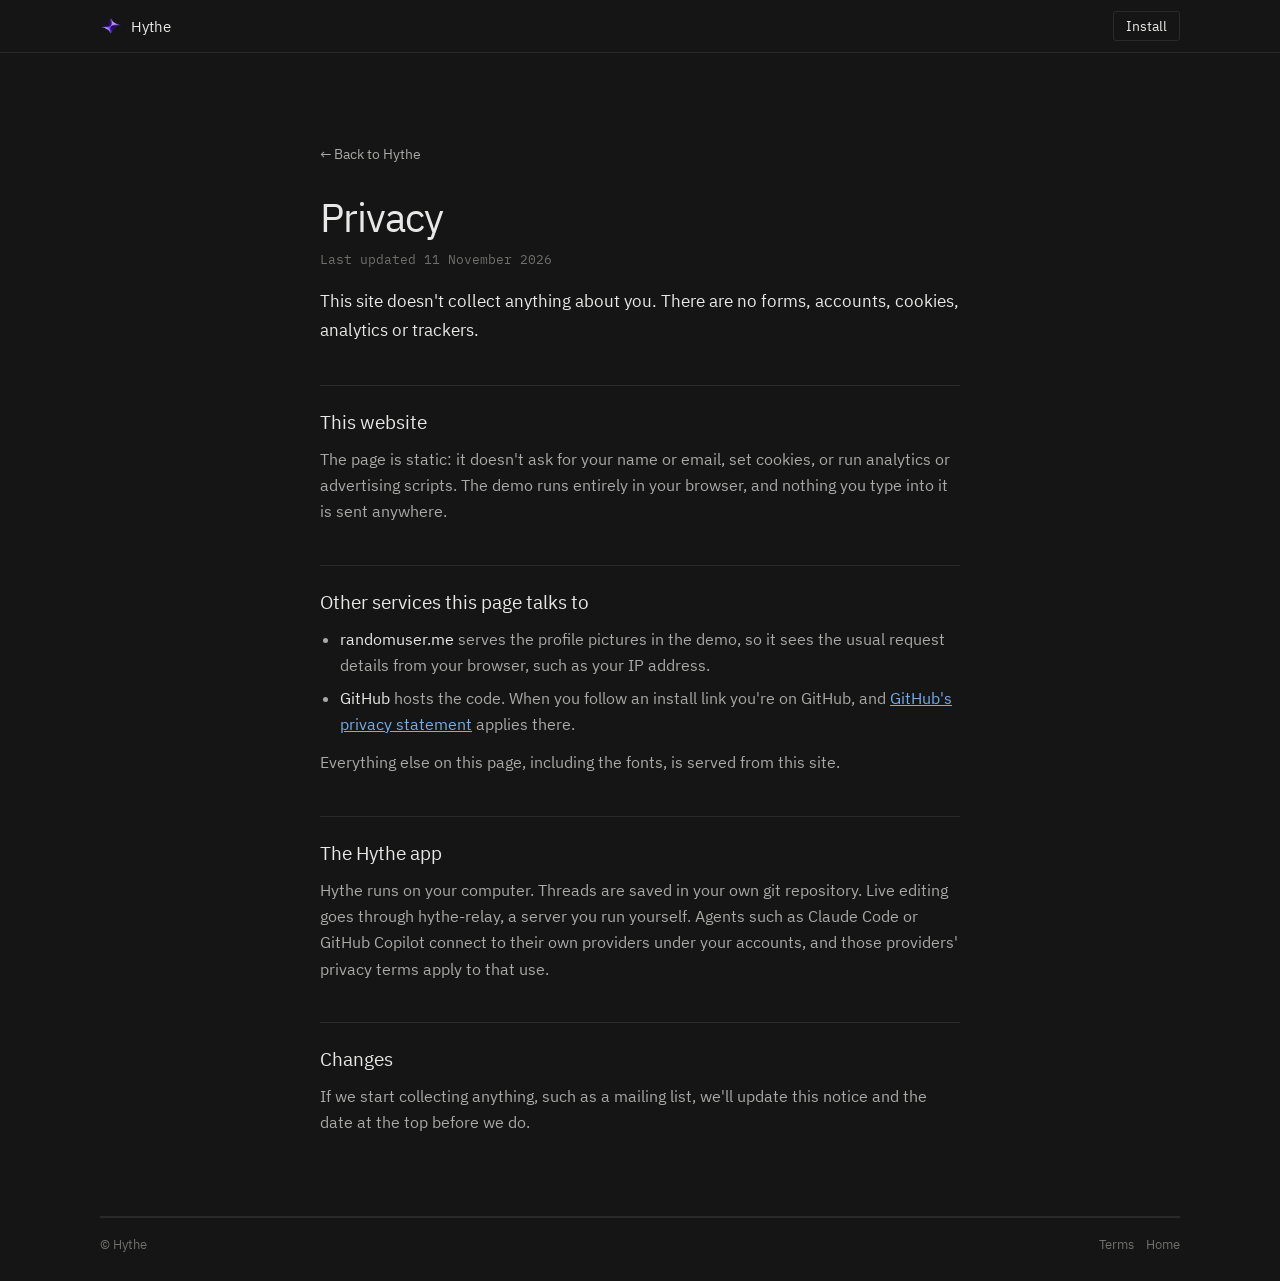
<file: waitlist/privacy.html>
<!doctype html>
<!-- DRAFT: plain-language privacy notice. Have it reviewed before launch. -->
<html lang="en">
<head>
<meta charset="utf-8">
<meta name="viewport" content="width=device-width, initial-scale=1, viewport-fit=cover">
<title>Privacy · Hythe</title>
<meta name="description" content="What Hythe's website collects (nothing) and which outside services it talks to.">
<meta property="og:title" content="Privacy · Hythe">
<meta property="og:description" content="What Hythe's website collects (nothing) and which outside services it talks to.">
<meta property="og:image" content="https://hythe.vercel.app/og.png">
<meta name="twitter:card" content="summary_large_image">
<meta name="theme-color" content="#8f57f6">
<link rel="icon" href="favicon.png" type="image/png">
<link rel="stylesheet" href="style.css">
</head>
<body>
<nav class="nav">
  <div class="wrap navin">
    <a class="brand" href="index.html"><img src="logo.png" alt="" width="20" height="20"><span>Hythe</span></a>
    <span class="grow"></span>
    <a class="navjoin" href="index.html#install">Install</a>
  </div>
</nav>

<main class="legal wrap">
  <a class="back" href="index.html">← Back to Hythe</a>
  <h1>Privacy</h1>
  <p class="upd">Last updated 11 November 2026</p>
  <p class="lede2">This site doesn't collect anything about you. There are no forms, accounts, cookies, analytics or trackers.</p>

  <h2>This website</h2>
  <p>The page is static: it doesn't ask for your name or email, set cookies, or run analytics or advertising scripts. The demo runs entirely in your browser, and nothing you type into it is sent anywhere.</p>

  <h2>Other services this page talks to</h2>
  <ul>
    <li><strong>randomuser.me</strong> serves the profile pictures in the demo, so it sees the usual request details from your browser, such as your IP address.</li>
    <li><strong>GitHub</strong> hosts the code. When you follow an install link you're on GitHub, and <a href="https://docs.github.com/site-policy/privacy-policies/github-general-privacy-statement" target="_blank" rel="noopener noreferrer">GitHub's privacy statement</a> applies there.</li>
  </ul>
  <p>Everything else on this page, including the fonts, is served from this site.</p>

  <h2>The Hythe app</h2>
  <p>Hythe runs on your computer. Threads are saved in your own git repository. Live editing goes through hythe-relay, a server you run yourself. Agents such as Claude Code or GitHub Copilot connect to their own providers under your accounts, and those providers' privacy terms apply to that use.</p>

  <h2>Changes</h2>
  <p>If we start collecting anything, such as a mailing list, we'll update this notice and the date at the top before we do.</p>
</main>

<footer class="site-foot wrap">
  <div class="fbase"><span>© Hythe</span><span class="grow"></span><a href="terms.html">Terms</a><a href="index.html">Home</a></div>
</footer>
</body>
</html>
</file>
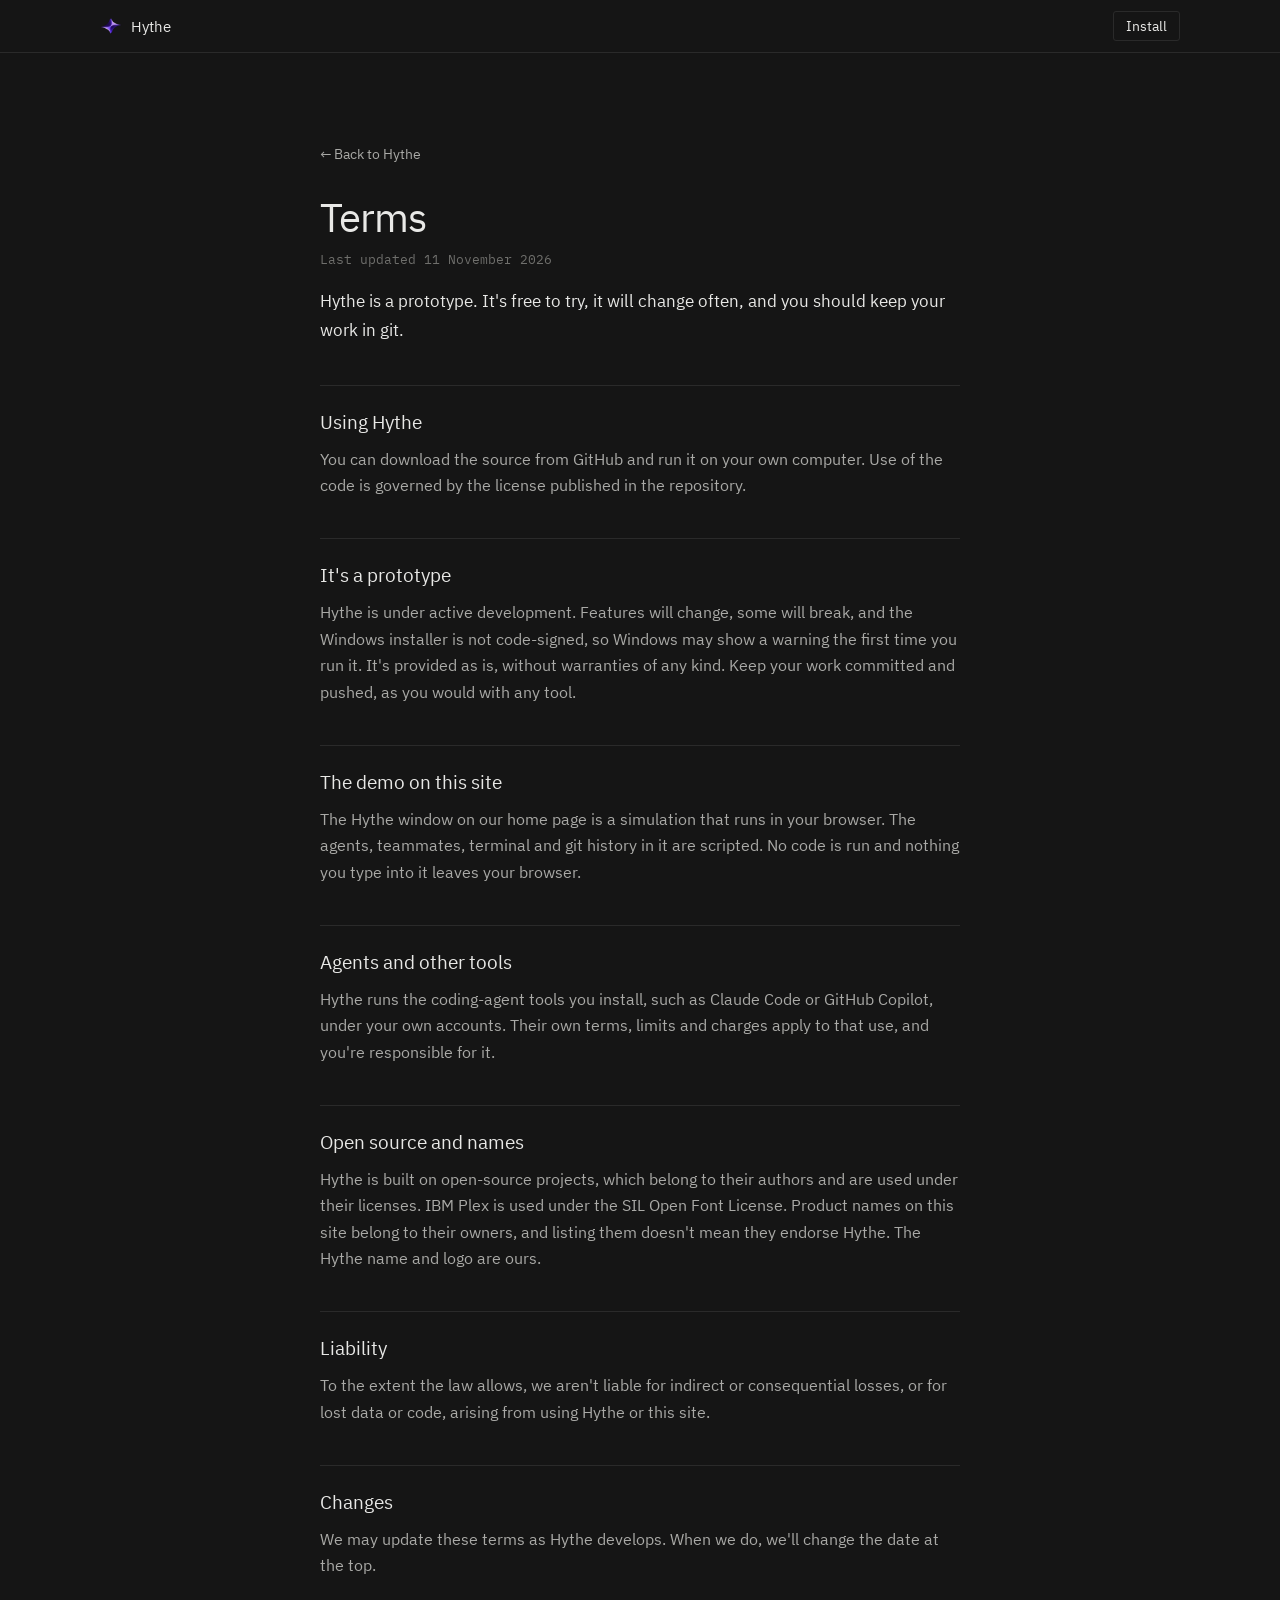
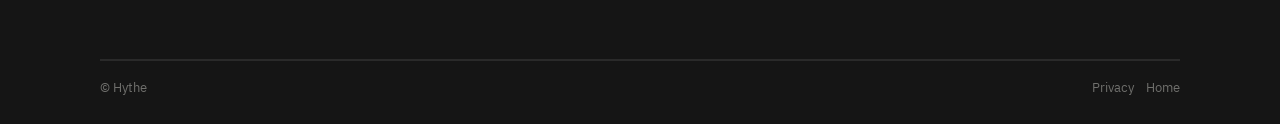
<file: waitlist/terms.html>
<!doctype html>
<!-- DRAFT: plain-language terms. Have them reviewed before launch (governing law, liability wording,
     your legal entity name) and add a LICENSE file to the repository: these terms point to it. -->
<html lang="en">
<head>
<meta charset="utf-8">
<meta name="viewport" content="width=device-width, initial-scale=1, viewport-fit=cover">
<title>Terms · Hythe</title>
<meta name="description" content="Plain-language terms for trying the Hythe prototype and this website.">
<meta property="og:title" content="Terms · Hythe">
<meta property="og:description" content="Plain-language terms for trying the Hythe prototype and this website.">
<meta property="og:image" content="https://hythe.vercel.app/og.png">
<meta name="twitter:card" content="summary_large_image">
<meta name="theme-color" content="#8f57f6">
<link rel="icon" href="favicon.png" type="image/png">
<link rel="stylesheet" href="style.css">
</head>
<body>
<nav class="nav">
  <div class="wrap navin">
    <a class="brand" href="index.html"><img src="logo.png" alt="" width="20" height="20"><span>Hythe</span></a>
    <span class="grow"></span>
    <a class="navjoin" href="index.html#install">Install</a>
  </div>
</nav>

<main class="legal wrap">
  <a class="back" href="index.html">← Back to Hythe</a>
  <h1>Terms</h1>
  <p class="upd">Last updated 11 November 2026</p>
  <p class="lede2">Hythe is a prototype. It's free to try, it will change often, and you should keep your work in git.</p>

  <h2>Using Hythe</h2>
  <p>You can download the source from GitHub and run it on your own computer. Use of the code is governed by the license published in the repository.</p>

  <h2>It's a prototype</h2>
  <p>Hythe is under active development. Features will change, some will break, and the Windows installer is not code-signed, so Windows may show a warning the first time you run it. It's provided as is, without warranties of any kind. Keep your work committed and pushed, as you would with any tool.</p>

  <h2>The demo on this site</h2>
  <p>The Hythe window on our home page is a simulation that runs in your browser. The agents, teammates, terminal and git history in it are scripted. No code is run and nothing you type into it leaves your browser.</p>

  <h2>Agents and other tools</h2>
  <p>Hythe runs the coding-agent tools you install, such as Claude Code or GitHub Copilot, under your own accounts. Their own terms, limits and charges apply to that use, and you're responsible for it.</p>

  <h2>Open source and names</h2>
  <p>Hythe is built on open-source projects, which belong to their authors and are used under their licenses. IBM Plex is used under the SIL Open Font License. Product names on this site belong to their owners, and listing them doesn't mean they endorse Hythe. The Hythe name and logo are ours.</p>

  <h2>Liability</h2>
  <p>To the extent the law allows, we aren't liable for indirect or consequential losses, or for lost data or code, arising from using Hythe or this site.</p>

  <h2>Changes</h2>
  <p>We may update these terms as Hythe develops. When we do, we'll change the date at the top.</p>
</main>

<footer class="site-foot wrap">
  <div class="fbase"><span>© Hythe</span><span class="grow"></span><a href="privacy.html">Privacy</a><a href="index.html">Home</a></div>
</footer>
</body>
</html>
</file>
<file: waitlist/style.css>
/* Hythe waitlist. Colours come from the editor's theme (src/theme.rs); purple is the logo's.
   Flat on purpose: 1px borders, no shadows, blur, gradients or glows. */
@font-face{font-family:"IBM Plex Sans";src:url(fonts/IBMPlexSans-Regular.ttf) format("truetype");font-display:swap}
@font-face{font-family:"IBM Plex Mono";src:url(fonts/IBMPlexMono-Regular.ttf) format("truetype");font-display:swap}
:root{
  --page:#191c1f;      /* editor background: the whole page sits on it */
  --panel:#202327;     /* sidebar */
  --card:#16191b;      /* code and diff cards */
  --border:#2a2c32; --hover:#26292e; --selected:#2d2f35;
  --text:#dde0e5; --dim:#aaafbc; --faint:#6b717d; --gutter:#5d6370;
  --brand:#8f57f6;     /* the square in the logo */
  --brand-btn:#7444e0; --brand-btn-hover:#8152ec;
  --accent:#74ade8;    /* links and @mentions, as in the editor */
  --added:#a1c181; --removed:#d07277; --added-bg:#202e25; --removed-bg:#361e23;
  --comment:#b58be2; --comment-bg:#383246; --claude:#e08a5c; --copilot:#9b86e8;
  --sans:"IBM Plex Sans",system-ui,-apple-system,"Segoe UI",sans-serif;
  --mono:"IBM Plex Mono",ui-monospace,Consolas,monospace;
  --gut:clamp(16px,4vw,40px);
}
*{box-sizing:border-box;margin:0}
html{color-scheme:dark;scroll-behavior:smooth;scroll-padding-top:72px}
body{background:var(--page);color:var(--text);font-family:var(--sans);-webkit-font-smoothing:antialiased;overflow-x:hidden}
button,input{font:inherit;color:inherit}
a{color:inherit}
:focus-visible{outline:1px solid var(--brand);outline-offset:2px}
.grow{flex:1}
.faint{color:var(--faint)}
.wrap{width:100%;max-width:1160px;margin:0 auto;padding-left:var(--gut);padding-right:var(--gut)}
.sr{position:absolute;width:1px;height:1px;overflow:hidden;clip:rect(0 0 0 0)}

/* ---------- nav ---------- */
.nav{position:sticky;top:0;z-index:20;background:var(--page);border-bottom:1px solid var(--border)}
.navin{display:flex;align-items:center;gap:24px;height:52px}
.navin a{text-decoration:none;font-size:14px;color:var(--dim);transition:color .15s}
.navin a:hover{color:var(--text)}
.brand{display:flex;align-items:center;gap:9px;color:var(--text)!important;font-size:15px!important}
.brand img{display:block;border-radius:4px}
.navjoin{color:var(--text)!important;border:1px solid var(--border);border-radius:3px;padding:5px 12px;transition:border-color .15s}
.navjoin:hover{border-color:var(--brand)}

/* ---------- hero: pitch left, signup thread right ---------- */
.hero{display:grid;grid-template-columns:minmax(0,1.15fr) minmax(0,.85fr);gap:clamp(32px,6vw,80px);align-items:center;
  padding-top:clamp(64px,12vh,128px);padding-bottom:clamp(64px,10vh,112px)}
.status{display:flex;align-items:center;gap:9px;font:12px var(--mono);color:var(--dim);margin-bottom:24px}
.sq{width:8px;height:8px;background:var(--brand)}
.headline{font-weight:400;font-size:clamp(38px,5.2vw,64px);line-height:1.04;letter-spacing:-.035em;max-width:13ch;text-wrap:balance}
.sub{margin-top:24px;color:var(--dim);font-size:17px;line-height:1.6;max-width:46ch}

.join{background:var(--page);border:1px solid var(--border);border-radius:6px;overflow:hidden}
.jhdr{display:flex;align-items:center;height:38px;padding:0 14px;border-bottom:1px solid var(--border);font-size:13px;background:var(--panel)}
.jhdr::before{content:"#";color:var(--faint);margin-right:6px;font-family:var(--mono)}
.jcount{font:12px var(--mono);color:var(--faint)}
.jfeed{padding:16px 14px 18px;display:flex;flex-direction:column;gap:14px}
.jfeed .m{display:flex;gap:10px;line-height:1.55;font-size:14px}
.jfeed .who{display:block;font-weight:400;font-size:12.5px;color:var(--dim);margin-bottom:1px}
.jfeed .m.err p{color:var(--removed)}
.jfeed .m.ok p{color:var(--text)}
.logoav{width:22px;height:22px;border-radius:4px}
.jcomposer{display:flex;align-items:center;gap:10px;padding:8px 8px 8px 14px;border-top:1px solid var(--border)}
.jcomposer input{flex:1;min-width:0;background:none;border:0;outline:0;font-size:16px;height:36px}
.jcomposer:focus-within{background:var(--card)}
#btn{flex:none;border:0;border-radius:3px;height:34px;padding:0 16px;background:var(--brand-btn);color:#fff;font-size:14px;cursor:pointer;transition:background-color .15s}
#btn:hover{background:var(--brand-btn-hover)}
#btn:disabled{opacity:.6;cursor:progress}
.jnote{padding:9px 14px;border-top:1px solid var(--border);font-size:12.5px;color:var(--faint)}
.join.done .jcomposer,.join.done .jnote{display:none}
::placeholder{color:var(--faint)}

/* ---------- section scaffolding ---------- */
.block{padding-top:clamp(72px,11vh,120px)}
.bhead h2{font-weight:400;font-size:clamp(24px,2.6vw,30px);letter-spacing:-.02em;line-height:1.2}
.bhead p{margin-top:10px;color:var(--dim);font-size:15px;line-height:1.6;max-width:48ch}
#demo .bhead{display:flex;align-items:baseline;gap:20px;margin-bottom:20px}
#demo .bhead p{margin-top:0;max-width:none}
.split{display:grid;grid-template-columns:260px minmax(0,1fr);gap:clamp(32px,6vw,80px);align-items:start}
.split .bhead{position:sticky;top:84px}

/* ---------- demo frame: tab bar on top, window, caption ---------- */
.frame{border:1px solid var(--border);border-radius:6px;overflow:hidden;background:var(--page)}
.tabs{display:flex;background:var(--card);border-bottom:1px solid var(--border);overflow-x:auto;scrollbar-width:none}
.tabs::-webkit-scrollbar{display:none}
.tabs button{flex:none;display:flex;align-items:center;gap:8px;height:38px;padding:0 16px;border:0;border-right:1px solid var(--border);background:none;color:var(--faint);font-size:13px;cursor:pointer;position:relative;transition:color .15s,background-color .15s}
.tabs button .ic{width:13px;height:13px}
.tabs button:hover{color:var(--text)}
.tabs button.on{background:var(--page);color:var(--text)}
.tabs button.on::before{content:"";position:absolute;left:0;right:0;top:0;height:1px;background:var(--brand)}
.tabs button.on::after{content:"";position:absolute;left:0;right:0;bottom:-1px;height:1px;background:var(--page)}
.caption{border-top:1px solid var(--border);padding:11px 16px;font-size:13.5px;color:var(--dim);line-height:1.5}
.caption b{font-weight:400;color:var(--text)}

/* ---------- the Hythe window ---------- */
.app{position:relative;height:clamp(520px,70vh,660px);display:flex;background:var(--page);font-size:13px}
.hdr{flex:none;height:36px;display:flex;align-items:center;gap:2px;padding:0 8px;border-bottom:1px solid var(--border)}
.ic{flex:none;width:14px;height:14px;display:inline-block;background:currentColor;-webkit-mask:var(--m) center/contain no-repeat;mask:var(--m) center/contain no-repeat}
.ib{flex:none;display:inline-flex;align-items:center;gap:5px;border:0;background:none;color:var(--dim);padding:5px;border-radius:3px;cursor:pointer;font-size:12.5px;line-height:1;transition:background-color .15s,color .15s}
.ib:hover{background:var(--hover);color:var(--text)}
.ib.on{background:var(--selected);color:var(--text)}
.ib .ic[data-i=min],.ib .ic[data-i=max],.ib .ic[data-i=close]{width:12px;height:12px}
.av{flex:none;width:20px;height:20px;border-radius:50%;display:inline-grid;place-items:center;font:10px var(--sans);color:#fff}
.u1{background:#9b5de5}.u2{background:#e8553e}.u3{background:#2f9e8f}
.ag{background:none;border:1.5px solid currentColor}
.ag.claude{color:var(--claude)}.ag.copilot{color:var(--copilot)}
.ag .ic{width:10px;height:10px}

.side{flex:none;width:230px;display:flex;flex-direction:column;min-height:0;background:var(--panel);border-right:1px solid var(--border)}
.side .hdr{border-bottom:0}
.list{flex:1;min-height:0;overflow-y:auto;scrollbar-width:none;padding:0 6px 6px}
.list::-webkit-scrollbar{display:none}
.sh{display:flex;align-items:center;font-size:11.5px;color:var(--faint);padding:10px 6px 4px}
.sh .ib{padding:2px}
.row{display:flex;align-items:center;gap:8px;width:100%;border:0;background:none;text-align:left;padding:5px 6px;border-radius:3px;white-space:nowrap;overflow:hidden;color:var(--text);font-size:13px;cursor:pointer}
.row .ic{width:12px;height:12px;color:var(--dim)}
.row.in{padding-left:24px}.row.in2{padding-left:42px}
.row.dim{color:var(--dim)}
.row:hover{background:var(--hover)}
.row.on{background:var(--selected)}
.row .busy{width:6px;height:6px;border-radius:50%;background:var(--accent);margin-left:auto;flex:none}
.acct{flex:none;height:38px;display:flex;align-items:center;gap:8px;padding:0 12px;border:0;border-top:1px solid var(--border);background:none;cursor:pointer;font-size:13px;text-align:left}
.acct:hover{background:var(--hover)}
.acct .ic{width:12px;height:12px;color:var(--dim)}

.col{flex:1 1 0;display:flex;flex-direction:column;min-width:0;min-height:0}
.thread+.editor{border-left:1px solid var(--border)}
.ttl{white-space:nowrap;overflow:hidden;text-overflow:ellipsis;padding-left:4px;font-size:13px}
.avs{display:flex;margin-right:4px}.avs .av{width:18px;height:18px;margin-left:-5px;border:2px solid var(--page);box-sizing:content-box}
.feed{flex:1;min-height:0;overflow-y:auto;padding:10px 12px;display:flex;flex-direction:column;gap:14px}
.feed .m{display:flex;gap:10px;line-height:1.55;animation:rise .3s both}
.m .body{min-width:0;flex:1}
.m p+p{margin-top:6px}
.m code{font:12px var(--mono);color:var(--dim)}
.mi{flex:none;display:flex;gap:2px;opacity:0;transition:opacity .15s}
.m:hover .mi,.m:focus-within .mi{opacity:1}
.mi .ib{padding:3px}.mi .ic{width:11px;height:11px}
.at{color:var(--accent)}
.hint{margin:auto;text-align:center;color:var(--faint);font-size:13px;line-height:1.6}
.mark{background:var(--comment-bg);border:0;border-bottom:1px solid var(--comment);color:inherit;font:inherit;padding:0 1px;cursor:pointer;border-radius:2px}
.mark:hover{background:#443c57}
.fold{display:inline-flex;align-items:center;gap:5px;margin-top:6px;font-size:12px;color:var(--comment);background:none;border:0;padding:0;cursor:pointer}
.fold .ic{width:11px;height:11px;transition:transform .2s}
.fold.open .ic{transform:rotate(90deg)}
.quote{margin-top:6px;border-left:2px solid var(--comment);background:var(--card);padding:7px 10px;font-size:12.5px}
.quote[hidden]{display:none}
.quote q{display:block;color:var(--faint);font-size:12px;margin-bottom:5px;quotes:none}
.quote .who{display:flex;align-items:center;gap:6px;color:var(--dim);font-size:12px;margin:6px 0 2px}
.quote .who:first-of-type{margin-top:0}
.quote .who .av{width:14px;height:14px;font-size:8px}
.reply{display:flex;margin-top:7px;border-top:1px solid var(--border);padding-top:6px}
.reply input{flex:1;font-size:12.5px;background:none;border:0;outline:0}
.card{margin-top:8px;border:1px solid var(--border);border-radius:3px;overflow:hidden;background:var(--card);font:12px/1.6 var(--mono)}
.card .ch{display:flex;align-items:center;gap:8px;padding:5px 8px;font:12px var(--sans);color:var(--dim);border-bottom:1px solid var(--border)}
.card .ch b{font-weight:400;color:var(--text)}
.card .l{padding:0 8px;white-space:pre;overflow:hidden;text-overflow:ellipsis}
.l.add{background:var(--added-bg);color:var(--added)}.l.del{background:var(--removed-bg);color:var(--removed)}
.acts{margin-left:auto;display:flex;gap:4px}
.acts button{border:1px solid var(--border);background:var(--page);color:var(--text);border-radius:3px;padding:2px 9px;font-size:11.5px;cursor:pointer}
.acts button:hover{background:var(--hover)}
.acts button.yes{border-color:var(--accent);color:var(--accent)}
.state{margin-left:auto;font-size:11.5px}.state.ok{color:var(--added)}.state.no{color:var(--removed)}
.typing{display:inline-flex;gap:3px;padding-top:8px}
.typing i{width:5px;height:5px;border-radius:50%;background:var(--faint);animation:bounce 1s infinite}
.typing i:nth-child(2){animation-delay:.15s}.typing i:nth-child(3){animation-delay:.3s}
.composer{flex:none;display:flex;align-items:center;gap:6px;padding:8px 10px;border-top:1px solid var(--border)}
.composer input{flex:1;min-width:0;font-size:13px;padding:0 4px;background:none;border:0;outline:0}
.foot-bar{flex:none;height:34px;display:flex;align-items:center;gap:6px;padding:0 6px 0 12px;border-top:1px solid var(--border);font-size:12px;color:var(--dim)}
.foot-bar>.ic{width:13px;height:13px}
.foot-bar .ib{padding:4px}.foot-bar .ib .ic{width:13px;height:13px}
.add{color:var(--added)}.del{color:var(--removed)}

.tab{display:flex;align-items:center;gap:6px;white-space:nowrap;padding-left:4px;font-size:13px}
.tab .n{color:var(--accent);font-size:12px}
.esub{flex:none;display:flex;align-items:center;gap:6px;height:30px;padding:0 12px;font-size:12px;color:var(--dim);border-bottom:1px solid var(--border)}
.esub:empty{display:none}
.code{flex:1;min-height:0;overflow-y:auto;overflow-x:hidden;padding:8px 0;font:12.5px/1.7 var(--mono);color:var(--text);position:relative;cursor:text}
.ln{display:flex;white-space:pre;position:relative}
.ln .g{flex:none;width:40px;padding-right:12px;text-align:right;color:var(--gutter);user-select:none}
.ln.add{background:var(--added-bg)}.ln.del{background:var(--removed-bg)}
.ln.add .t{color:var(--added)}.ln.del .t{color:var(--removed)}
.k{color:#b477cf}.s{color:#a1c181}.f{color:#74ade8}.c{color:#6b717d;font-style:italic}.n{color:#d19a66}.ty{color:#dfc184}
.cur{position:absolute;top:0;width:2px;height:1.7em;transition:top .5s cubic-bezier(.3,.7,.2,1),left .5s cubic-bezier(.3,.7,.2,1);pointer-events:none}
.cur::after{content:attr(data-n);position:absolute;bottom:100%;left:0;font:10px var(--sans);color:#111;padding:0 5px;border-radius:2px 2px 2px 0;white-space:nowrap}
.cur.a{background:#3fb8a9}.cur.a::after{background:#3fb8a9}
.cur.b{background:#ff6b4a}.cur.b::after{background:#ff6b4a}
.cur.me{background:#c77bf0;animation:blink 1.1s steps(1) infinite}.cur.me::after{background:#c77bf0}
.term{flex:none;height:46%;border-top:1px solid var(--border);background:var(--card);padding:8px 12px;font:12.5px/1.6 var(--mono);color:var(--dim);overflow-y:auto;cursor:text}
.term[hidden]{display:none}
.term pre{font:inherit;white-space:pre-wrap;margin:0}
.term .p{color:var(--accent)}.term .o{color:var(--added)}.term .e{color:var(--removed)}
.term form{display:flex;gap:8px}.term input{flex:1;font:inherit;color:var(--text);background:none;border:0;outline:0}

.code.panel{font:13px/1.4 var(--sans);padding:0;cursor:default}
.hist{padding:10px 12px;display:flex;flex-direction:column;gap:7px}
.hb{display:flex;align-items:center;gap:6px}
.hb .ic{width:13px;height:13px;color:var(--dim)}
.hl{display:flex;gap:4px;margin-left:-6px}
.hl .ib{font-size:12.5px;padding:4px 6px}
.cmsg{width:100%;background:var(--card);border:1px solid var(--border);border-radius:3px;padding:7px 9px;font-size:12.5px;outline:0}
.cmsg:focus{border-color:var(--accent)}
.cbtn{width:100%;border:0;background:none;font-size:12.5px;padding:7px;border-radius:3px;cursor:pointer}
.cbtn:hover{background:var(--hover)}
.cbtn:disabled{color:var(--added);cursor:default;background:none}
.hs{display:flex;align-items:center;font-size:11.5px;color:var(--faint);padding-top:6px}
.fr{display:flex;align-items:center;gap:7px;font-size:12.5px;padding:3px 0;white-space:nowrap;overflow:hidden}
.fr .sm{font-size:11px}
.st{font:11px var(--mono);width:10px}.st.U{color:var(--added)}.st.M{color:#dfc184}
.cm{display:flex;gap:9px;margin-top:4px}
.cc{flex:1;min-width:0;text-align:left;border:1px solid var(--border);background:var(--card);border-radius:3px;padding:8px 10px;cursor:pointer;display:flex;flex-direction:column;gap:4px}
.cc:hover{border-color:var(--selected);background:var(--hover)}
.cc b{font-weight:400;font-size:13px}
.cc>span{color:var(--dim);font-size:12px}
.cc .hash{font:11px var(--mono);color:var(--accent)}
.cc .cfiles{display:none;border-top:1px solid var(--border);margin-top:4px;padding-top:4px}
.cc.open .cfiles{display:block}

.pop{position:absolute;z-index:5;min-width:200px;background:var(--panel);border:1px solid var(--border);border-radius:4px;padding:4px}
.pop[hidden]{display:none}
.pop button{display:flex;align-items:center;gap:8px;width:100%;border:0;background:none;text-align:left;padding:6px 8px;border-radius:3px;font-size:13px;cursor:pointer}
.pop button:hover,.pop button.hi{background:var(--hover)}
.pop button .ic{width:12px;height:12px;color:var(--dim)}
.pop button kbd{margin-left:auto;font:11px var(--mono);color:var(--faint)}
.pop input{width:100%;padding:7px 8px;font-size:13px;border:0;border-bottom:1px solid var(--border);margin-bottom:4px;background:none;outline:0}
.pop .empty{padding:8px;color:var(--faint);font-size:12.5px}
.toast{position:absolute;left:50%;bottom:48px;z-index:6;transform:translate(-50%,6px);opacity:0;pointer-events:none;background:var(--selected);border:1px solid var(--border);color:var(--text);font-size:12.5px;padding:7px 12px;border-radius:4px;transition:opacity .2s,transform .2s;white-space:nowrap;max-width:90%;overflow:hidden;text-overflow:ellipsis}
.toast.show{opacity:1;transform:translate(-50%,0)}

.app.ns .side{display:none}
.app:not(.ns) #sideOpen{display:none}
.app.nt .thread{display:none}
.app.ne .editor{display:none}
.app.nt .editor{border-left:0}

.feed,.code,.term{scrollbar-width:thin;scrollbar-color:var(--selected) transparent}
.feed::-webkit-scrollbar,.code::-webkit-scrollbar,.term::-webkit-scrollbar{width:4px}
.feed::-webkit-scrollbar-thumb,.code::-webkit-scrollbar-thumb,.term::-webkit-scrollbar-thumb{background:var(--selected)}

/* ---------- what's different ---------- */
.flist{border-top:1px solid var(--border)}
.fitem{display:grid;grid-template-columns:20px minmax(0,1fr) auto;gap:16px;align-items:start;padding:22px 0;border-bottom:1px solid var(--border)}
.fitem>.ic{width:16px;height:16px;color:var(--brand);margin-top:3px}
.fitem h3{font-weight:400;font-size:17px;letter-spacing:-.01em}
.fitem p{margin-top:5px;color:var(--dim);font-size:14.5px;line-height:1.6;max-width:56ch}
.open{display:inline-flex;align-items:center;gap:6px;margin-top:1px;border:1px solid var(--border);background:none;border-radius:3px;padding:6px 11px;font-size:13px;color:var(--dim);cursor:pointer;white-space:nowrap;transition:border-color .15s,color .15s}
.open:hover{border-color:var(--brand);color:var(--text)}
.open .ic{width:12px;height:12px}

/* ---------- built on: plain list of projects ---------- */
.deps{border:1px solid var(--border);border-radius:6px;overflow:hidden}
.dh{padding:10px 16px;font-size:12.5px;color:var(--faint);background:var(--card);border-bottom:1px solid var(--border)}
.dh+.dep{border-top:0}
.dep{display:grid;grid-template-columns:minmax(0,1fr) auto 16px;gap:16px;align-items:center;padding:13px 16px;text-decoration:none;font-size:15px;transition:background-color .15s}
.dep+.dep{border-top:1px solid var(--border)}
.dep:hover{background:var(--hover)}
.dep .k2{color:var(--text)}
.dep .eq{color:var(--faint)}
.dep .v{color:var(--added)}
.dep .r{font-size:13.5px;color:var(--dim)}
.dep .go{width:12px;height:12px;color:var(--faint);transition:color .15s}
.dep:hover .go{color:var(--brand)}
.deps .dh.also{border-top:1px solid var(--border)}

/* ---------- closing ---------- */
.close{display:flex;align-items:center;gap:24px;margin-top:clamp(72px,11vh,120px);padding-top:56px;padding-bottom:56px;border-top:1px solid var(--border)}
.close h2{font-weight:400;font-size:clamp(24px,3vw,34px);letter-spacing:-.02em;flex:1}
.closebtn{flex:none;text-decoration:none;background:var(--brand-btn);color:#fff;border-radius:3px;padding:11px 20px;font-size:15px;transition:background-color .15s}
.closebtn:hover{background:var(--brand-btn-hover)}
.foot{display:flex;align-items:center;gap:10px;border-top:1px solid var(--border);padding-top:20px;padding-bottom:28px;font-size:13px;color:var(--faint)}
.foot img{border-radius:3px}
.foot a{text-decoration:none;transition:color .15s}.foot a:hover{color:var(--text)}

/* ---------- responsive ---------- */
@media (max-width:1000px){
  .app:not(.so) .side{display:none}
  .app.so .side{position:absolute;inset:0 auto 0 0;z-index:4;border-right:1px solid var(--border)}
  .app:not(.so) #sideOpen{display:inline-flex}
  .app.so #sideOpen{display:none}
}
@media (max-width:860px){
  .hero{grid-template-columns:minmax(0,1fr);padding-top:48px}
  .split{grid-template-columns:minmax(0,1fr);gap:24px}
  .split .bhead{position:static}
  #demo .bhead{display:block}
  #demo .bhead p{margin-top:8px}
}
@media (max-width:680px){
  .navin a:not(.brand):not(.navjoin){display:none}
  .navin{gap:12px}
  .app{height:min(580px,76svh)}
  .app[data-focus=thread] .editor,.app[data-focus=editor] .thread{display:none}
  .app .thread+.editor{border-left:0}
  .share span{display:none}
  .side{width:82%}
  .fitem{grid-template-columns:20px minmax(0,1fr)}
  .fitem .open{grid-column:2;justify-self:start}
  .dep{grid-template-columns:minmax(0,1fr) 16px}
  .dep .r{display:none}
  .close{flex-direction:column;align-items:flex-start}
  .tabs button{padding:0 13px}
}

@keyframes rise{from{opacity:0;transform:translateY(6px)}to{opacity:1;transform:none}}
@keyframes blink{50%{opacity:0}}
@keyframes bounce{40%{transform:translateY(-3px)}}
@media (prefers-reduced-motion:reduce){*{animation:none!important;transition:none!important}html{scroll-behavior:auto}}

/* ---------- icons (stroke SVGs used as masks) ---------- */
[data-i=menu]{--m:url("data:image/svg+xml,%3Csvg xmlns='http://www.w3.org/2000/svg' viewBox='0 0 24 24' fill='none' stroke='black' stroke-width='2' stroke-linecap='round'%3E%3Cpath d='M4 6h16M4 12h16M4 18h16'/%3E%3C/svg%3E")}
[data-i=sidebar]{--m:url("data:image/svg+xml,%3Csvg xmlns='http://www.w3.org/2000/svg' viewBox='0 0 24 24' fill='none' stroke='black' stroke-width='2'%3E%3Crect x='3' y='4' width='18' height='16' rx='2'/%3E%3Cpath d='M9 4v16'/%3E%3C/svg%3E")}
[data-i=search]{--m:url("data:image/svg+xml,%3Csvg xmlns='http://www.w3.org/2000/svg' viewBox='0 0 24 24' fill='none' stroke='black' stroke-width='2' stroke-linecap='round'%3E%3Ccircle cx='11' cy='11' r='6'/%3E%3Cpath d='M20 20l-4.5-4.5'/%3E%3C/svg%3E")}
[data-i=history]{--m:url("data:image/svg+xml,%3Csvg xmlns='http://www.w3.org/2000/svg' viewBox='0 0 24 24' fill='none' stroke='black' stroke-width='2' stroke-linecap='round'%3E%3Ccircle cx='12' cy='12' r='8'/%3E%3Cpath d='M12 8v4l3 2'/%3E%3C/svg%3E")}
[data-i=chev]{--m:url("data:image/svg+xml,%3Csvg xmlns='http://www.w3.org/2000/svg' viewBox='0 0 24 24' fill='none' stroke='black' stroke-width='2' stroke-linecap='round' stroke-linejoin='round'%3E%3Cpath d='M6 9l6 6 6-6'/%3E%3C/svg%3E")}
[data-i=chevr]{--m:url("data:image/svg+xml,%3Csvg xmlns='http://www.w3.org/2000/svg' viewBox='0 0 24 24' fill='none' stroke='black' stroke-width='2' stroke-linecap='round' stroke-linejoin='round'%3E%3Cpath d='M9 6l6 6-6 6'/%3E%3C/svg%3E")}
[data-i=eye]{--m:url("data:image/svg+xml,%3Csvg xmlns='http://www.w3.org/2000/svg' viewBox='0 0 24 24' fill='none' stroke='black' stroke-width='2'%3E%3Cpath d='M2 12s4-7 10-7 10 7 10 7-4 7-10 7S2 12 2 12z'/%3E%3Ccircle cx='12' cy='12' r='3'/%3E%3C/svg%3E")}
[data-i=share],[data-i=send]{--m:url("data:image/svg+xml,%3Csvg xmlns='http://www.w3.org/2000/svg' viewBox='0 0 24 24' fill='none' stroke='black' stroke-width='2' stroke-linejoin='round'%3E%3Cpath d='M21 3L10 14M21 3l-7 18-4-7-7-4z'/%3E%3C/svg%3E")}
[data-i=plus]{--m:url("data:image/svg+xml,%3Csvg xmlns='http://www.w3.org/2000/svg' viewBox='0 0 24 24' fill='none' stroke='black' stroke-width='2' stroke-linecap='round'%3E%3Cpath d='M12 5v14M5 12h14'/%3E%3C/svg%3E")}
[data-i=more]{--m:url("data:image/svg+xml,%3Csvg xmlns='http://www.w3.org/2000/svg' viewBox='0 0 24 24'%3E%3Ccircle cx='5' cy='12' r='1.8'/%3E%3Ccircle cx='12' cy='12' r='1.8'/%3E%3Ccircle cx='19' cy='12' r='1.8'/%3E%3C/svg%3E")}
[data-i=clip]{--m:url("data:image/svg+xml,%3Csvg xmlns='http://www.w3.org/2000/svg' viewBox='0 0 24 24' fill='none' stroke='black' stroke-width='2' stroke-linecap='round'%3E%3Cpath d='M20 11l-8 8a5 5 0 01-7-7l8.5-8.5a3.5 3.5 0 015 5L10 17a2 2 0 01-3-3l7-7'/%3E%3C/svg%3E")}
[data-i=folder]{--m:url("data:image/svg+xml,%3Csvg xmlns='http://www.w3.org/2000/svg' viewBox='0 0 24 24' fill='none' stroke='black' stroke-width='2' stroke-linejoin='round'%3E%3Cpath d='M3 7a2 2 0 012-2h4l2 2h8a2 2 0 012 2v8a2 2 0 01-2 2H5a2 2 0 01-2-2z'/%3E%3C/svg%3E")}
[data-i=file]{--m:url("data:image/svg+xml,%3Csvg xmlns='http://www.w3.org/2000/svg' viewBox='0 0 24 24' fill='none' stroke='black' stroke-width='2' stroke-linejoin='round'%3E%3Cpath d='M6 3h8l4 4v14H6z'/%3E%3Cpath d='M14 3v4h4'/%3E%3C/svg%3E")}
[data-i=term]{--m:url("data:image/svg+xml,%3Csvg xmlns='http://www.w3.org/2000/svg' viewBox='0 0 24 24' fill='none' stroke='black' stroke-width='2' stroke-linecap='round' stroke-linejoin='round'%3E%3Crect x='3' y='4' width='18' height='16' rx='2'/%3E%3Cpath d='M7 9l3 3-3 3M13 15h4'/%3E%3C/svg%3E")}
[data-i=chat],[data-i=comment]{--m:url("data:image/svg+xml,%3Csvg xmlns='http://www.w3.org/2000/svg' viewBox='0 0 24 24' fill='none' stroke='black' stroke-width='2' stroke-linejoin='round'%3E%3Cpath d='M4 5h16v11H9l-5 4z'/%3E%3C/svg%3E")}
[data-i=panel]{--m:url("data:image/svg+xml,%3Csvg xmlns='http://www.w3.org/2000/svg' viewBox='0 0 24 24' fill='none' stroke='black' stroke-width='2'%3E%3Crect x='3' y='4' width='18' height='16' rx='2'/%3E%3Cpath d='M15 4v16'/%3E%3C/svg%3E")}
[data-i=split]{--m:url("data:image/svg+xml,%3Csvg xmlns='http://www.w3.org/2000/svg' viewBox='0 0 24 24' fill='none' stroke='black' stroke-width='2'%3E%3Crect x='3' y='4' width='18' height='16' rx='2'/%3E%3Cpath d='M12 4v16'/%3E%3C/svg%3E")}
[data-i=sparkle]{--m:url("data:image/svg+xml,%3Csvg xmlns='http://www.w3.org/2000/svg' viewBox='0 0 24 24' fill='none' stroke='black' stroke-width='2' stroke-linejoin='round'%3E%3Cpath d='M12 3l2 7 7 2-7 2-2 7-2-7-7-2 7-2z'/%3E%3C/svg%3E")}
[data-i=min]{--m:url("data:image/svg+xml,%3Csvg xmlns='http://www.w3.org/2000/svg' viewBox='0 0 24 24' fill='none' stroke='black' stroke-width='2' stroke-linecap='round'%3E%3Cpath d='M5 12h14'/%3E%3C/svg%3E")}
[data-i=max]{--m:url("data:image/svg+xml,%3Csvg xmlns='http://www.w3.org/2000/svg' viewBox='0 0 24 24' fill='none' stroke='black' stroke-width='2' stroke-linecap='round' stroke-linejoin='round'%3E%3Cpath d='M14 4h6v6M10 20H4v-6M20 4l-7 7M4 20l7-7'/%3E%3C/svg%3E")}
[data-i=close]{--m:url("data:image/svg+xml,%3Csvg xmlns='http://www.w3.org/2000/svg' viewBox='0 0 24 24' fill='none' stroke='black' stroke-width='2' stroke-linecap='round'%3E%3Cpath d='M6 6l12 12M18 6L6 18'/%3E%3C/svg%3E")}
[data-i=branch]{--m:url("data:image/svg+xml,%3Csvg xmlns='http://www.w3.org/2000/svg' viewBox='0 0 24 24' fill='none' stroke='black' stroke-width='2' stroke-linecap='round'%3E%3Ccircle cx='6' cy='5' r='2'/%3E%3Ccircle cx='6' cy='19' r='2'/%3E%3Ccircle cx='18' cy='7' r='2'/%3E%3Cpath d='M6 7v10M18 9c0 5-6 4-11 8'/%3E%3C/svg%3E")}
[data-i=diff]{--m:url("data:image/svg+xml,%3Csvg xmlns='http://www.w3.org/2000/svg' viewBox='0 0 24 24' fill='none' stroke='black' stroke-width='2' stroke-linecap='round'%3E%3Cpath d='M12 4v8M8 8h8M8 18h8'/%3E%3C/svg%3E")}
[data-i=cursor]{--m:url("data:image/svg+xml,%3Csvg xmlns='http://www.w3.org/2000/svg' viewBox='0 0 24 24' fill='none' stroke='black' stroke-width='2' stroke-linejoin='round'%3E%3Cpath d='M5 3l14 8-6 2-2 6z'/%3E%3C/svg%3E")}
[data-i=arrow]{--m:url("data:image/svg+xml,%3Csvg xmlns='http://www.w3.org/2000/svg' viewBox='0 0 24 24' fill='none' stroke='black' stroke-width='2' stroke-linecap='round' stroke-linejoin='round'%3E%3Cpath d='M5 12h14M13 6l6 6-6 6'/%3E%3C/svg%3E")}
[data-i=out]{--m:url("data:image/svg+xml,%3Csvg xmlns='http://www.w3.org/2000/svg' viewBox='0 0 24 24' fill='none' stroke='black' stroke-width='2' stroke-linecap='round' stroke-linejoin='round'%3E%3Cpath d='M7 17L17 7M9 7h8v8'/%3E%3C/svg%3E")}

/* rules on the closing block and footer line up with the content column, not the gutters */
.close.wrap,.foot.wrap{width:calc(100% - 2 * var(--gut));max-width:calc(1160px - 2 * var(--gut));padding-left:0;padding-right:0}

/* stock profile pictures in the demo; the colour shows if a photo fails to load */
img.av{object-fit:cover;display:block}
[data-i=gear]{--m:url("data:image/svg+xml,%3Csvg xmlns='http://www.w3.org/2000/svg' viewBox='0 0 24 24' fill='none' stroke='black' stroke-width='2' stroke-linecap='round' stroke-linejoin='round'%3E%3Ccircle cx='12' cy='12' r='3'/%3E%3Cpath d='M12 2v3M12 19v3M4.9 4.9l2.1 2.1M17 17l2.1 2.1M2 12h3M19 12h3M4.9 19.1L7 17M17 7l2.1-2.1'/%3E%3C/svg%3E")}

/* tab bar: no vertical dividers (they could never line up with the window's columns below);
   the active tab is the purple top line plus the window's background running into it */
.tabs{padding:0 4px}
.tabs button{border-right:0}

/* ---------- agents: a bordered grid, three across ---------- */
.agents{display:grid;grid-template-columns:repeat(3,minmax(0,1fr));border:1px solid var(--border);border-radius:6px;overflow:hidden}
.agent{display:flex;flex-direction:column;gap:4px;padding:18px 16px;border-right:1px solid var(--border);border-bottom:1px solid var(--border)}
.agent:nth-child(3n){border-right:0}
.agent:nth-last-child(-n+3){border-bottom:0}
.agent .an{font-size:15px}
.agent code{font:12px var(--mono);color:var(--faint)}

/* ---------- questions ---------- */
.faq{border-top:1px solid var(--border)}
.faq details{border-bottom:1px solid var(--border)}
.faq summary{display:flex;align-items:center;gap:16px;padding:18px 0;font-size:16px;cursor:pointer;list-style:none;transition:color .15s}
.faq summary::-webkit-details-marker{display:none}
.faq summary:hover{color:#fff}
.faq summary .ic{margin-left:auto;width:14px;height:14px;color:var(--faint);transition:transform .2s}
.faq details[open] summary .ic{transform:rotate(45deg);color:var(--brand)}
.faq details p{padding:0 40px 20px 0;color:var(--dim);font-size:15px;line-height:1.65;max-width:62ch}

/* ---------- signup note link ---------- */
.jnote a{color:var(--dim);text-decoration:underline;text-underline-offset:2px}
.jnote a:hover{color:var(--text)}

/* ---------- footer ---------- */
.site-foot{width:calc(100% - 2 * var(--gut));max-width:calc(1160px - 2 * var(--gut));padding-left:0;padding-right:0;border-top:1px solid var(--border)}
.fcols{display:grid;grid-template-columns:minmax(0,2fr) repeat(3,minmax(0,1fr));gap:32px;padding:40px 0}
.fbrand{display:flex;flex-wrap:wrap;align-items:center;gap:10px;font-size:15px}
.fbrand img{border-radius:4px}
.fbrand p{flex-basis:100%;color:var(--faint);font-size:13.5px;line-height:1.5}
.fcol{display:flex;flex-direction:column;gap:9px;font-size:14px}
.fcol b{font-weight:400;font-size:12px;font-family:var(--mono);color:var(--faint);margin-bottom:3px}
.fcol a{text-decoration:none;color:var(--dim);transition:color .15s}
.fcol a:hover{color:var(--text)}
.fbase{display:flex;align-items:center;gap:12px;border-top:1px solid var(--border);padding:18px 0 28px;font-size:13px;color:var(--faint)}
.fbase a{text-decoration:none;transition:color .15s}.fbase a:hover{color:var(--text)}

/* ---------- legal pages ---------- */
.legal{max-width:720px;padding-top:clamp(56px,10vh,96px);padding-bottom:80px}
.legal .back{display:inline-flex;align-items:center;gap:6px;font-size:13.5px;color:var(--dim);text-decoration:none;margin-bottom:28px}
.legal .back:hover{color:var(--text)}
.legal h1{font-weight:400;font-size:clamp(30px,4vw,40px);letter-spacing:-.025em}
.legal .upd{margin-top:8px;font:12.5px var(--mono);color:var(--faint)}
.legal h2{font-weight:400;font-size:19px;margin-top:40px;padding-top:24px;border-top:1px solid var(--border)}
.legal p,.legal li{color:var(--dim);font-size:15.5px;line-height:1.7}
.legal p{margin-top:12px}
.legal ul{margin-top:12px;padding-left:20px}
.legal li+li{margin-top:6px}
.legal strong{font-weight:400;color:var(--text)}
.legal a{color:var(--accent)}
.legal .lede2{margin-top:20px;font-size:17px;color:var(--text)}

@media (max-width:860px){
  .agents{grid-template-columns:repeat(2,minmax(0,1fr))}
  .agent:nth-child(3n){border-right:1px solid var(--border)}
  .agent:nth-child(2n){border-right:0}
  .agent:nth-last-child(-n+3){border-bottom:1px solid var(--border)}
  .agent:last-child{border-bottom:0}
  .fcols{grid-template-columns:repeat(3,minmax(0,1fr))}
  .fbrand{grid-column:1/-1}
}
@media (max-width:480px){.fcols{grid-template-columns:repeat(2,minmax(0,1fr))}}

/* ---------- install card (hero, right) ---------- */
.install{background:var(--page);border:1px solid var(--border);border-radius:6px;overflow:hidden}
.ihdr{display:flex;align-items:center;gap:8px;height:38px;padding:0 8px 0 14px;border-bottom:1px solid var(--border);font-size:13px;background:var(--panel)}
.ihdr>.ic{width:13px;height:13px;color:var(--dim)}
.copy{display:inline-flex;align-items:center;gap:6px;border:0;background:none;color:var(--dim);font-size:12.5px;padding:5px 8px;border-radius:3px;cursor:pointer;transition:background-color .15s,color .15s}
.copy:hover{background:var(--hover);color:var(--text)}
.copy .ic{width:12px;height:12px}
.iintro{padding:14px 14px 12px;font-size:14px;line-height:1.55;color:var(--dim)}
.cmds{margin:0;padding:12px 14px;background:var(--card);border-top:1px solid var(--border);border-bottom:1px solid var(--border);font:13px/1.85 var(--mono);color:var(--text);white-space:pre-wrap;word-break:break-all}
.cmds .pr{color:var(--faint);user-select:none}
.iact{display:flex;align-items:center;gap:16px;padding:14px}
.ibtn{display:inline-flex;align-items:center;gap:8px;text-decoration:none;background:var(--brand-btn);color:#fff;border-radius:3px;padding:9px 16px;font-size:14px;transition:background-color .15s}
.ibtn:hover{background:var(--brand-btn-hover)}
.ibtn .ic{width:15px;height:15px}
.ilink{font-size:13.5px;color:var(--dim);text-underline-offset:3px;transition:color .15s}
.ilink:hover{color:var(--text)}
.inote{padding:0 14px 14px;font-size:12.5px;line-height:1.5;color:var(--faint)}
.closebtn{display:inline-flex;align-items:center;gap:8px}
[data-i=copy]{--m:url("data:image/svg+xml,%3Csvg xmlns='http://www.w3.org/2000/svg' viewBox='0 0 24 24' fill='none' stroke='black' stroke-width='2' stroke-linejoin='round'%3E%3Crect x='8' y='8' width='12' height='12' rx='2'/%3E%3Cpath d='M16 8V5a1 1 0 00-1-1H5a1 1 0 00-1 1v10a1 1 0 001 1h3'/%3E%3C/svg%3E")}
[data-i=github]{--m:url("data:image/svg+xml,%3Csvg xmlns='http://www.w3.org/2000/svg' viewBox='0 0 16 16'%3E%3Cpath d='M8 0C3.58 0 0 3.58 0 8c0 3.54 2.29 6.53 5.47 7.59.4.07.55-.17.55-.38 0-.19-.01-.82-.01-1.49-2.01.37-2.53-.49-2.69-.94-.09-.23-.48-.94-.82-1.13-.28-.15-.68-.52-.01-.53.63-.01 1.08.58 1.23.82.72 1.21 1.87.87 2.33.66.07-.52.28-.87.51-1.07-1.78-.2-3.64-.89-3.64-3.95 0-.87.31-1.59.82-2.15-.08-.2-.36-1.02.08-2.12 0 0 .67-.21 2.2.82.64-.18 1.32-.27 2-.27.68 0 1.36.09 2 .27 1.53-1.04 2.2-.82 2.2-.82.44 1.1.16 1.92.08 2.12.51.56.82 1.27.82 2.15 0 3.07-1.87 3.75-3.65 3.95.29.25.54.73.54 1.48 0 1.07-.01 1.93-.01 2.2 0 .21.15.46.55.38A8.01 8.01 0 0016 8c0-4.42-3.58-8-8-8z'/%3E%3C/svg%3E")}
.cmds{white-space:pre;word-break:normal;overflow-x:auto;scrollbar-width:thin;scrollbar-color:var(--selected) transparent;font-size:12.5px}
.fbrand{align-content:flex-start}

/* the star logo has its own transparent shape: no rounded tile around it */
.brand img,.fbrand img,.foot img{border-radius:0}
.brand img{width:22px;height:22px}

/* neutral charcoal instead of the editor's blue-grey, so the logo's purple is the only colour in the chrome */
:root{
  --page:#151515; --panel:#1c1c1c; --card:#111111;
  --border:#2a2a2a; --hover:#232323; --selected:#2d2d2d;
  --text:#e8e8e6; --dim:#a9a9a6; --faint:#6f6f6c; --gutter:#5c5c59;
  --added-bg:#1d2a1f; --removed-bg:#331f1f;
}
</file>
